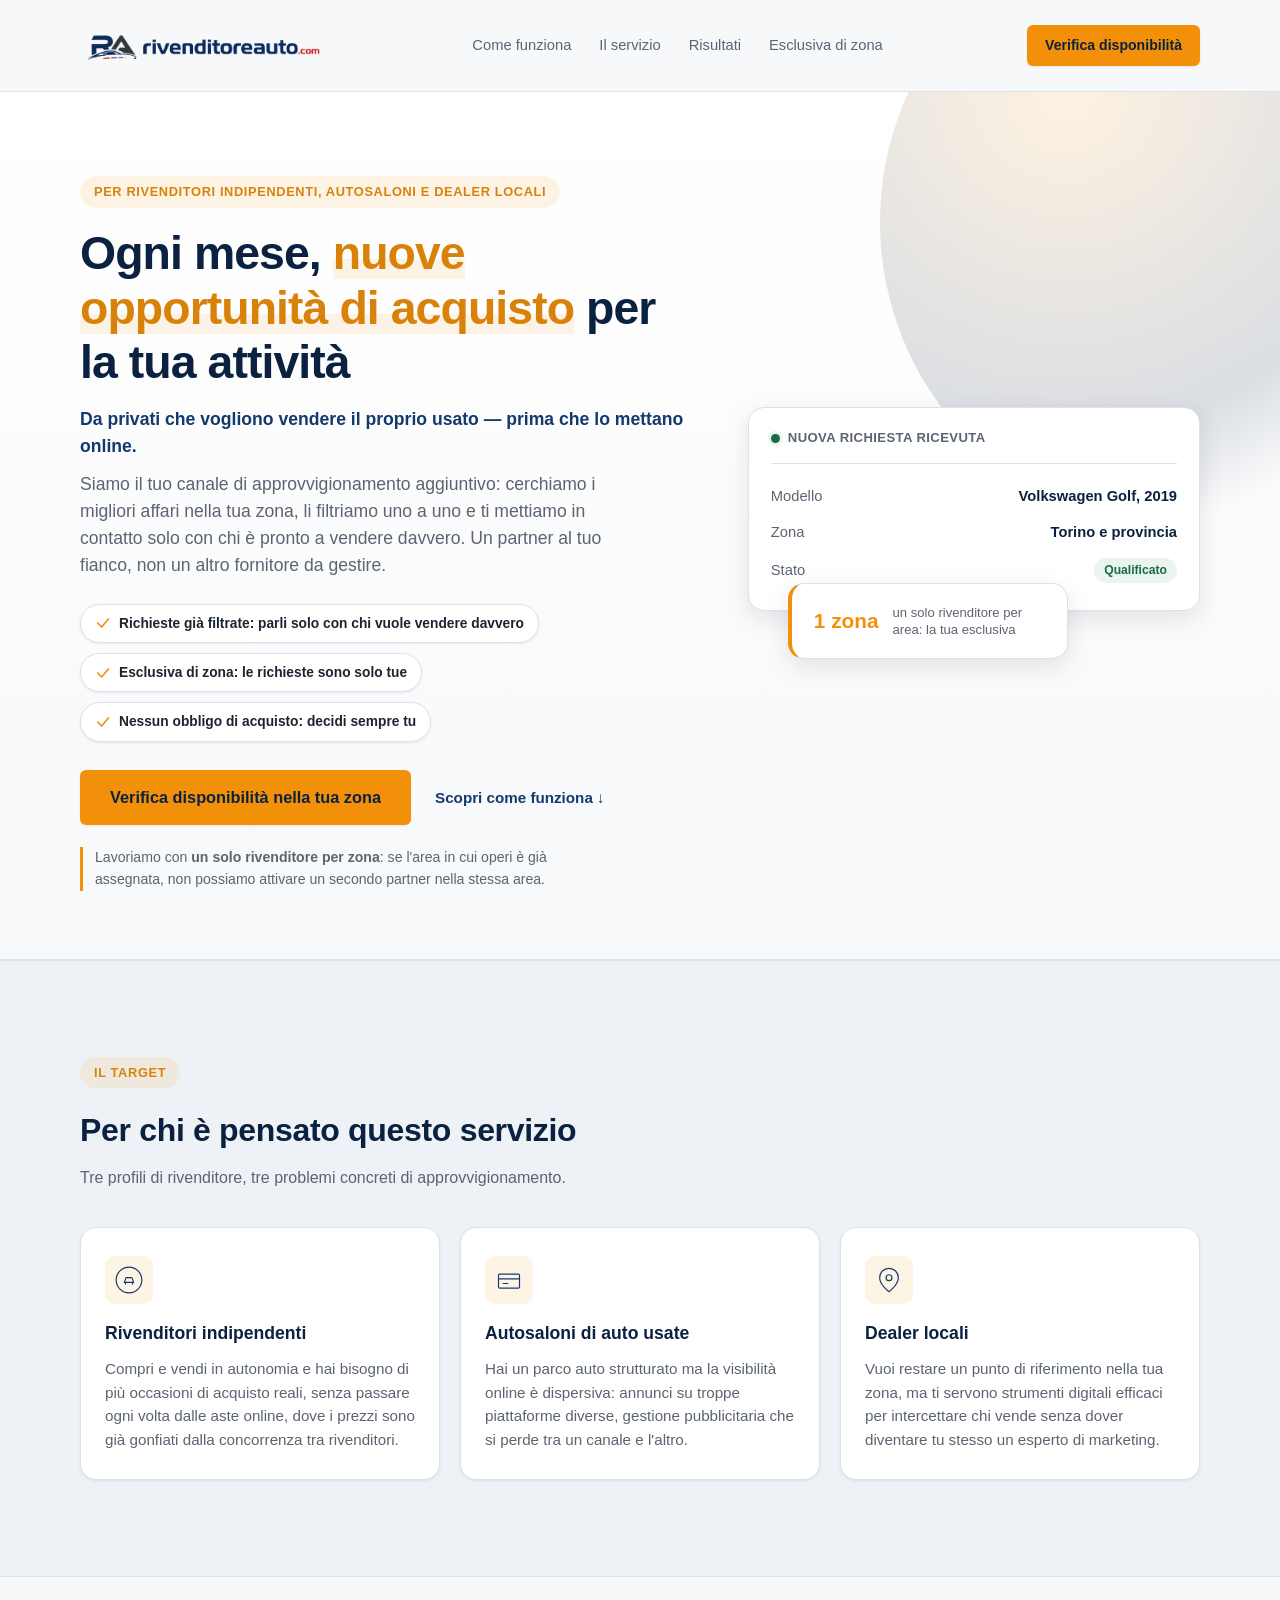
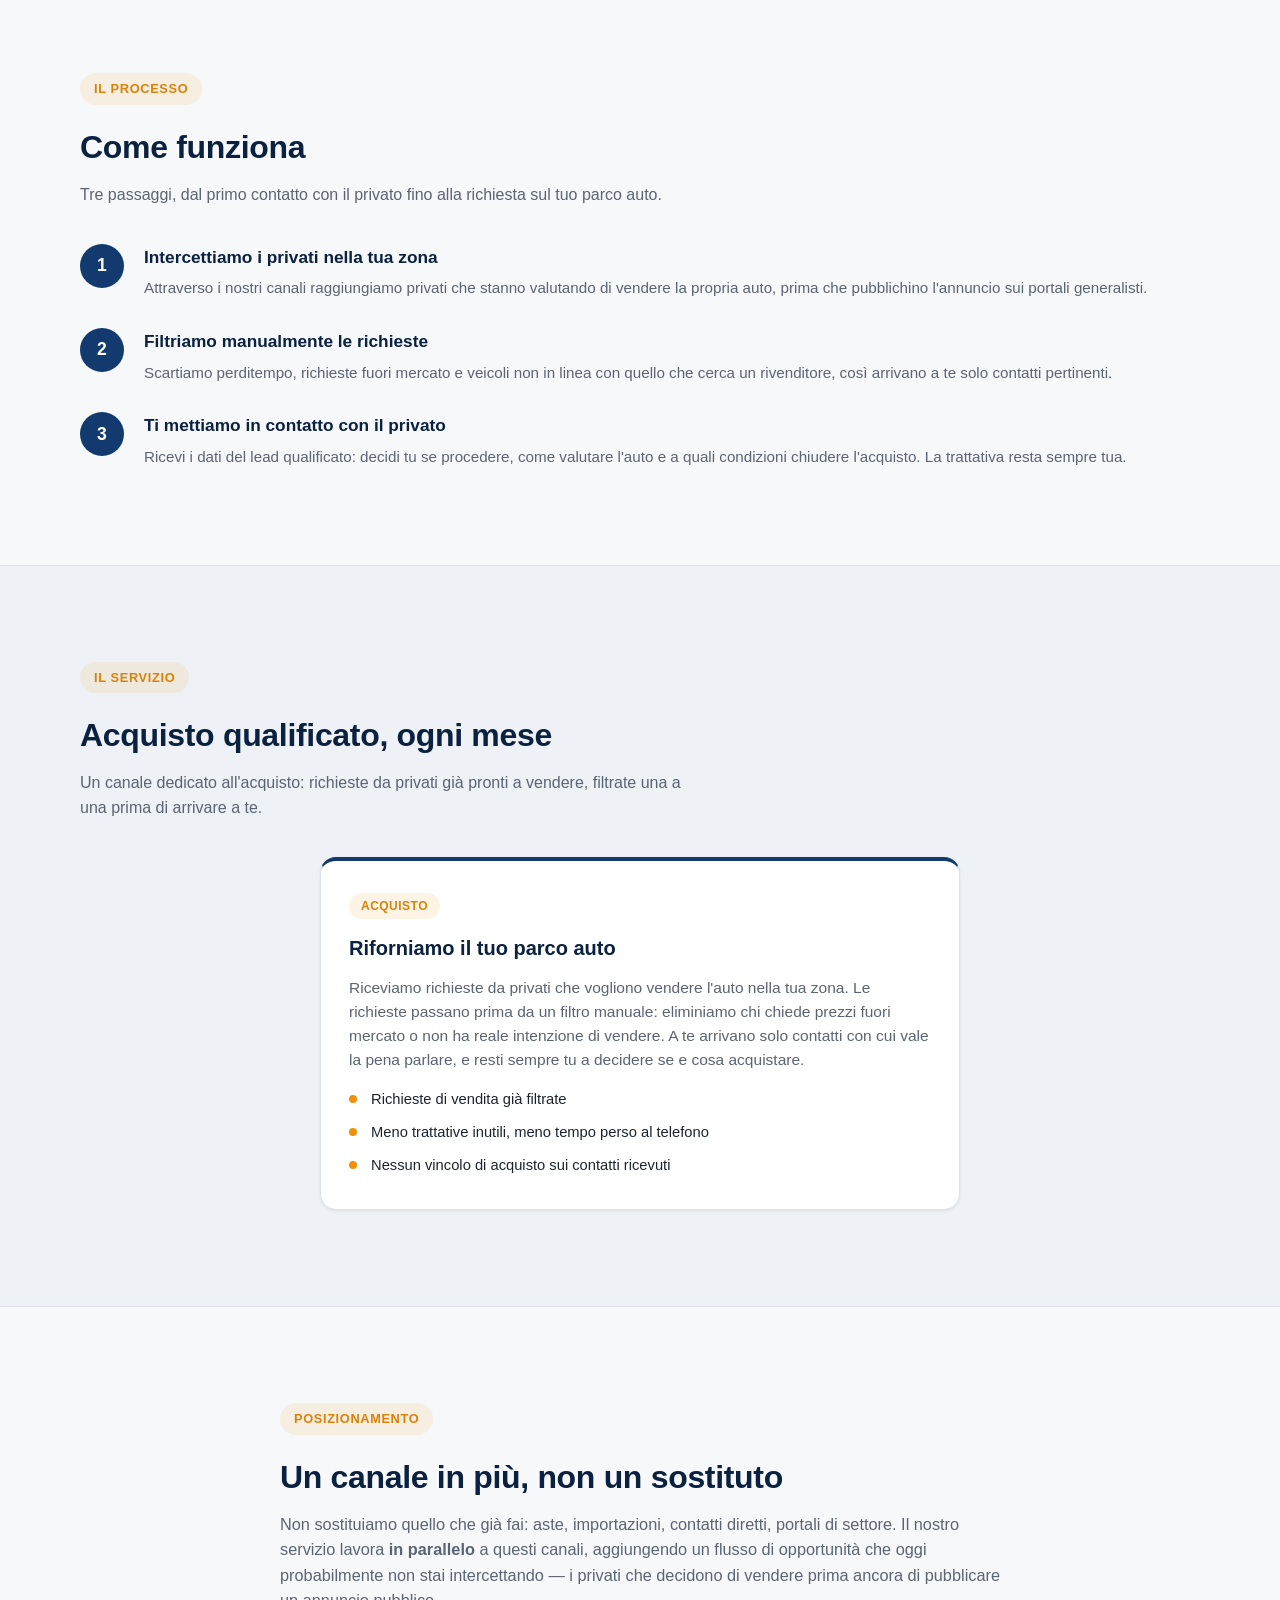
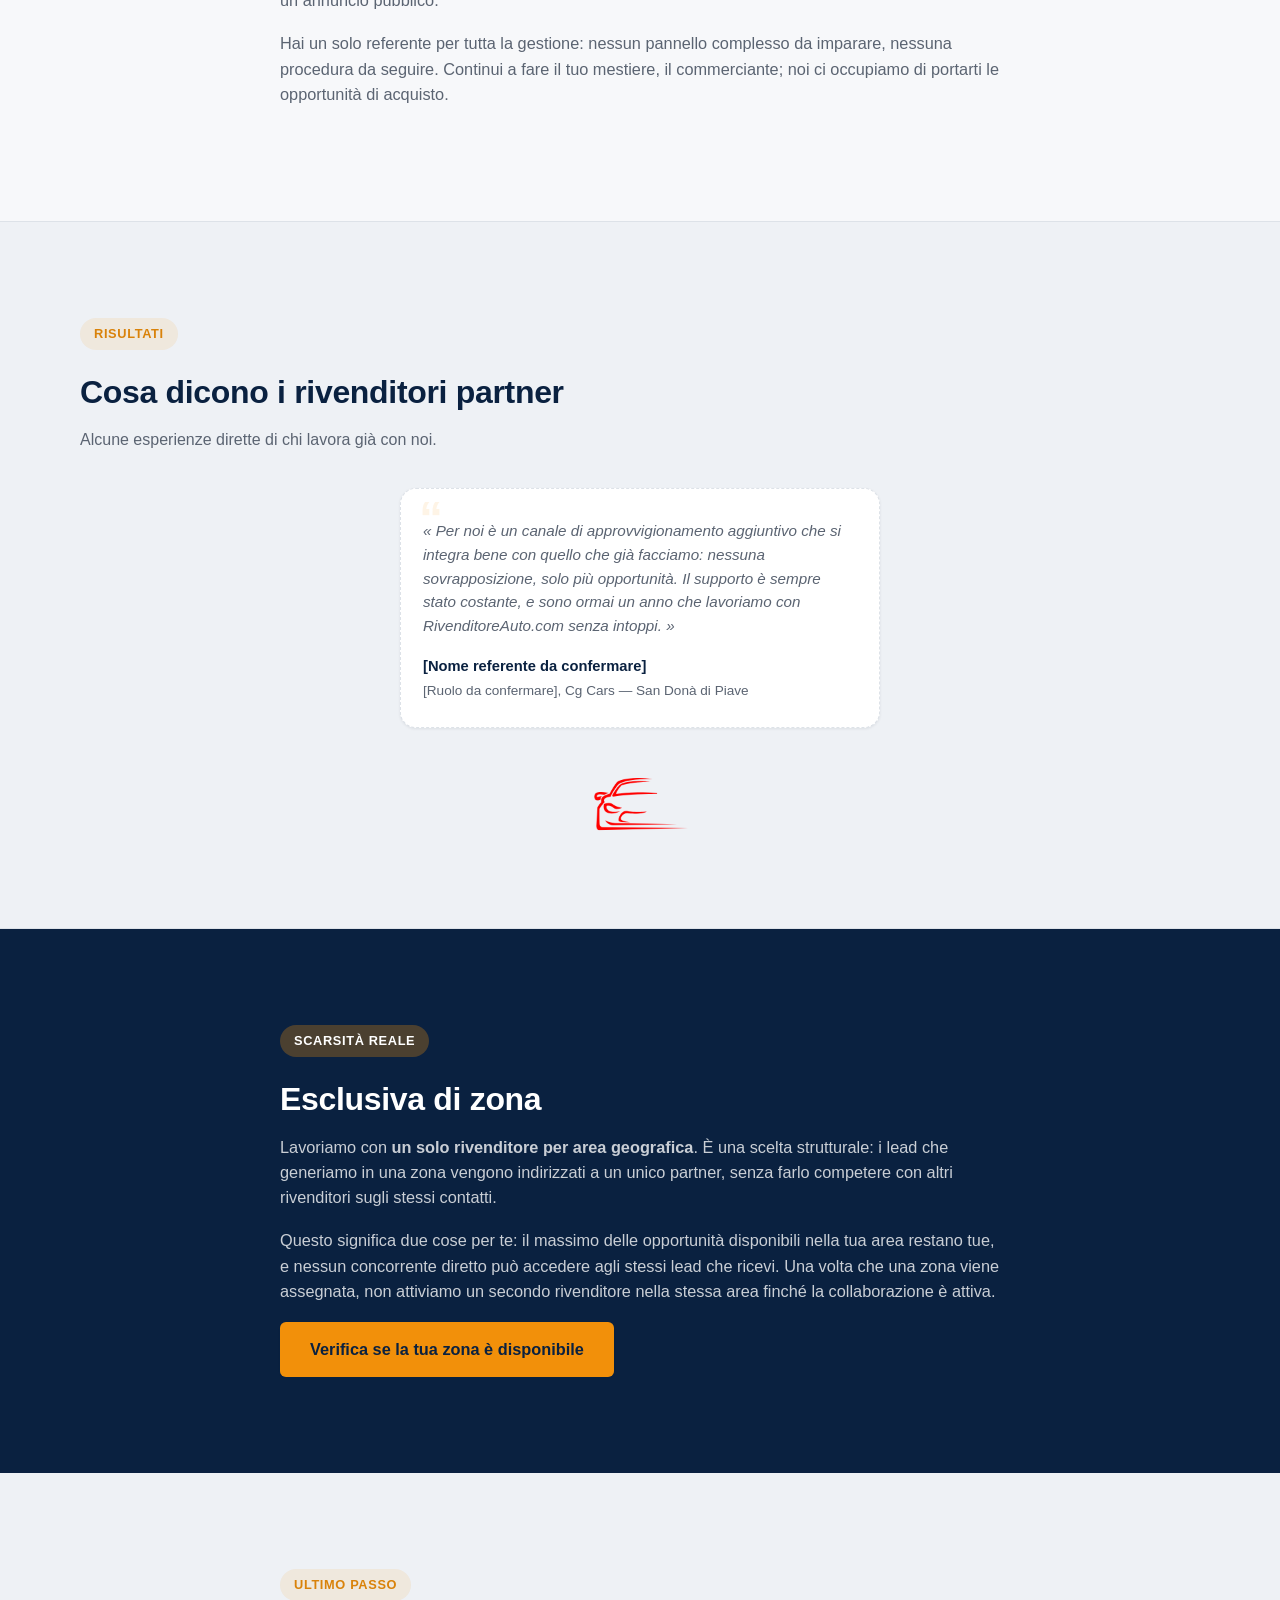
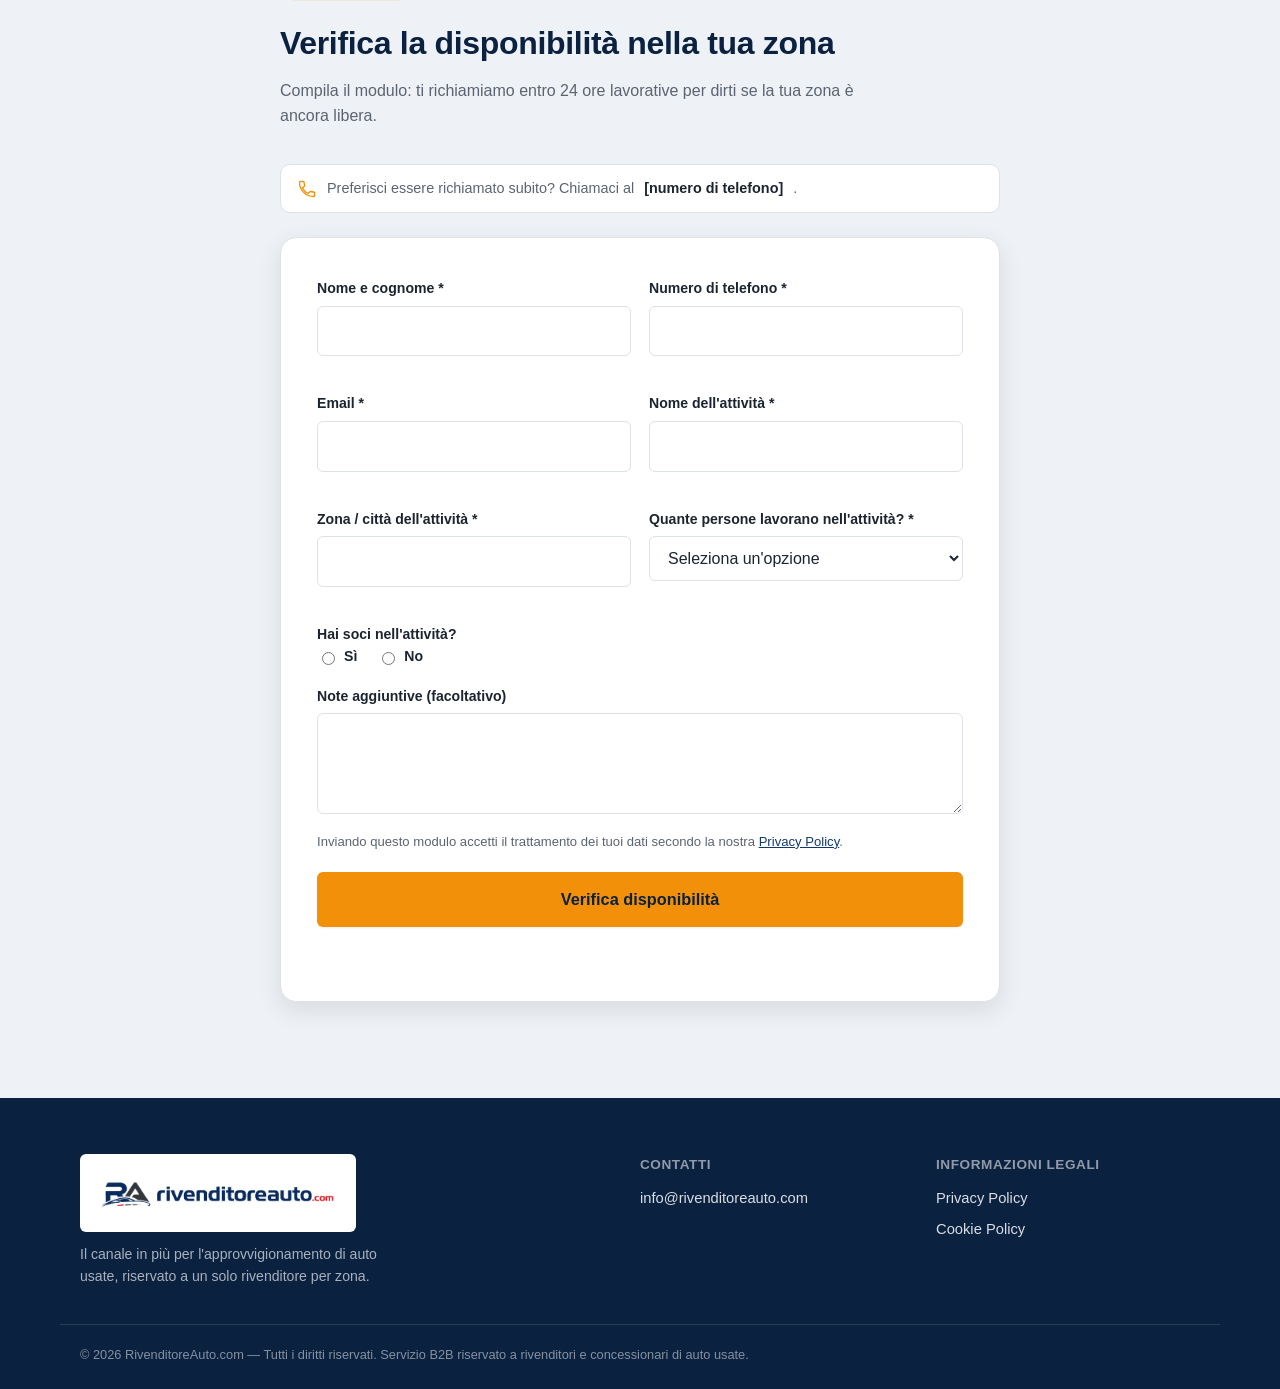
<file: index.html>
<!DOCTYPE html>
<html lang="it">
<head>
  <meta charset="UTF-8">
  <meta name="viewport" content="width=device-width, initial-scale=1.0">
  <title>RivenditoreAuto.com — Un canale in più per acquistare auto usate da privati</title>
  <meta name="description" content="RivenditoreAuto.com intercetta privati che vogliono vendere la propria auto, li filtra e li porta ai rivenditori partner in esclusiva di zona. Verifica la disponibilità nella tua area.">
  <meta name="robots" content="index, follow">

  <!-- Open Graph -->
  <meta property="og:type" content="website">
  <meta property="og:title" content="RivenditoreAuto.com — Un canale in più per acquistare auto usate">
  <meta property="og:description" content="Lead qualificati da privati che vogliono vendere l'auto, prima che arrivino sui portali generalisti. Servizio in esclusiva di zona per rivenditori e concessionari.">
  <meta property="og:locale" content="it_IT">

  <link rel="icon" href="assets/icons/favicon.svg" type="image/svg+xml">
  <link rel="stylesheet" href="css/style.css">

  <!-- ============================================================
       TRACKING PLACEHOLDER
       Inserire qui gli snippet reali di Google Tag Manager e/o
       Meta Pixel quando saranno disponibili gli ID definitivi.

       Esempio GTM (head):
       <script>(function(w,d,s,l,i){...})(window,document,'script','dataLayer','GTM-XXXXXXX');</script>

       Esempio Meta Pixel:
       <script>
         !function(f,b,e,v,n,t,s){...}(window, document,'script',
         'https://connect.facebook.net/en_US/fbevents.js');
         fbq('init', 'PIXEL_ID');
         fbq('track', 'PageView');
       </script>
  ============================================================ -->

</head>
<body>

  <!-- TRACKING PLACEHOLDER: GTM noscript va subito dopo l'apertura di <body>
  <noscript><iframe src="https://www.googletagmanager.com/ns.html?id=GTM-XXXXXXX"
  height="0" width="0" style="display:none;visibility:hidden"></iframe></noscript>
  -->

  <!-- ============ HEADER ============ -->
  <header class="site-header" id="site-header">
    <div class="container header-inner">
      <a href="#top" class="logo"><img src="assets/logo_websi.png" alt="RivenditoreAuto.com" class="logo-img"></a>
      <nav class="main-nav" aria-label="Navigazione principale">
        <a href="#come-funziona">Come funziona</a>
        <a href="#servizio">Il servizio</a>
        <a href="#testimonianze">Risultati</a>
        <a href="#zona">Esclusiva di zona</a>
      </nav>
      <a href="#form" class="btn btn-primary btn-header">Verifica disponibilità</a>
    </div>
  </header>

  <!-- CTA sticky, visibile solo su mobile/tablet, per rendere il form sempre raggiungibile -->
  <div class="mobile-sticky-cta" id="mobile-sticky-cta">
    <a href="#form" class="btn btn-primary btn-lg">Verifica disponibilità nella tua zona</a>
  </div>

  <main id="top">

    <!-- ============ HERO ============ -->
    <section class="hero">
      <div class="container hero-inner">
        <div class="hero-content">
          <p class="eyebrow fade-in">Per rivenditori indipendenti, autosaloni e dealer locali</p>
          <h1 class="fade-in">Ogni mese, <em>nuove opportunità di acquisto</em> per la tua attività</h1>
          <p class="hero-lead fade-in">Da privati che vogliono vendere il proprio usato — prima che lo mettano online.</p>
          <p class="hero-sub fade-in">
            Siamo il tuo canale di approvvigionamento aggiuntivo: cerchiamo i migliori affari nella
            tua zona, li filtriamo uno a uno e ti mettiamo in contatto solo con chi è pronto a
            vendere davvero. Un partner al tuo fianco, non un altro fornitore da gestire.
          </p>

          <div class="hero-chips fade-in">
            <span class="hero-chip">
              <svg viewBox="0 0 24 24" fill="none" xmlns="http://www.w3.org/2000/svg"><path d="M4 12l6 6L20 6" stroke="currentColor" stroke-width="2.5" stroke-linecap="round" stroke-linejoin="round"/></svg>
              Richieste già filtrate: parli solo con chi vuole vendere davvero
            </span>
            <span class="hero-chip">
              <svg viewBox="0 0 24 24" fill="none" xmlns="http://www.w3.org/2000/svg"><path d="M4 12l6 6L20 6" stroke="currentColor" stroke-width="2.5" stroke-linecap="round" stroke-linejoin="round"/></svg>
              Esclusiva di zona: le richieste sono solo tue
            </span>
            <span class="hero-chip">
              <svg viewBox="0 0 24 24" fill="none" xmlns="http://www.w3.org/2000/svg"><path d="M4 12l6 6L20 6" stroke="currentColor" stroke-width="2.5" stroke-linecap="round" stroke-linejoin="round"/></svg>
              Nessun obbligo di acquisto: decidi sempre tu
            </span>
          </div>

          <div class="hero-cta fade-in">
            <a href="#form" class="btn btn-primary btn-lg">Verifica disponibilità nella tua zona</a>
            <a href="#come-funziona" class="btn btn-text">Scopri come funziona ↓</a>
          </div>
          <p class="hero-note fade-in">
            Lavoriamo con <strong>un solo rivenditore per zona</strong>: se l'area in cui operi è già
            assegnata, non possiamo attivare un secondo partner nella stessa area.
          </p>
        </div>

        <div class="hero-visual fade-in" aria-hidden="true">
          <div class="visual-card visual-card-main">
            <div class="visual-card-header">
              <span class="visual-dot"></span>
              Nuova richiesta ricevuta
            </div>
            <div class="visual-row"><span>Modello</span><strong>Volkswagen Golf, 2019</strong></div>
            <div class="visual-row"><span>Zona</span><strong>Torino e provincia</strong></div>
            <div class="visual-row"><span>Stato</span><span class="badge-qualified">Qualificato</span></div>
          </div>
          <div class="visual-card visual-card-badge">
            <strong>1 zona</strong>
            <span>un solo rivenditore per area: la tua esclusiva</span>
          </div>
        </div>
      </div>
    </section>

    <!-- ============ PER CHI È ============ -->
    <section class="section section-alt" id="per-chi">
      <div class="container">
        <p class="section-kicker fade-in">Il target</p>
        <h2 class="section-title fade-in">Per chi è pensato questo servizio</h2>
        <p class="section-sub fade-in">Tre profili di rivenditore, tre problemi concreti di approvvigionamento.</p>

        <div class="card-grid">
          <article class="card fade-in">
            <div class="card-icon" aria-hidden="true">
              <svg viewBox="0 0 48 48" fill="none" xmlns="http://www.w3.org/2000/svg"><circle cx="24" cy="24" r="22" stroke="currentColor" stroke-width="2"/><path d="M16 28l3-8h10l3 8M16 28h16M18 28v3M30 28v3" stroke="currentColor" stroke-width="2" stroke-linecap="round" stroke-linejoin="round"/></svg>
            </div>
            <h3>Rivenditori indipendenti</h3>
            <p>Compri e vendi in autonomia e hai bisogno di più occasioni di acquisto reali, senza
            passare ogni volta dalle aste online, dove i prezzi sono già gonfiati dalla concorrenza
            tra rivenditori.</p>
          </article>

          <article class="card fade-in">
            <div class="card-icon" aria-hidden="true">
              <svg viewBox="0 0 48 48" fill="none" xmlns="http://www.w3.org/2000/svg"><rect x="6" y="14" width="36" height="24" rx="2" stroke="currentColor" stroke-width="2"/><path d="M6 22h36M14 30h8" stroke="currentColor" stroke-width="2" stroke-linecap="round"/></svg>
            </div>
            <h3>Autosaloni di auto usate</h3>
            <p>Hai un parco auto strutturato ma la visibilità online è dispersiva: annunci su troppe
            piattaforme diverse, gestione pubblicitaria che si perde tra un canale e l'altro.</p>
          </article>

          <article class="card fade-in">
            <div class="card-icon" aria-hidden="true">
              <svg viewBox="0 0 48 48" fill="none" xmlns="http://www.w3.org/2000/svg"><path d="M24 4C15 4 8 11 8 20c0 12 16 24 16 24s16-12 16-24c0-9-7-16-16-16z" stroke="currentColor" stroke-width="2" stroke-linejoin="round"/><circle cx="24" cy="20" r="5" stroke="currentColor" stroke-width="2"/></svg>
            </div>
            <h3>Dealer locali</h3>
            <p>Vuoi restare un punto di riferimento nella tua zona, ma ti servono strumenti digitali
            efficaci per intercettare chi vende senza dover diventare tu stesso un esperto di marketing.</p>
          </article>
        </div>
      </div>
    </section>

    <!-- ============ COME FUNZIONA ============ -->
    <section class="section" id="come-funziona">
      <div class="container">
        <p class="section-kicker fade-in">Il processo</p>
        <h2 class="section-title fade-in">Come funziona</h2>
        <p class="section-sub fade-in">Tre passaggi, dal primo contatto con il privato fino alla richiesta sul tuo parco auto.</p>

        <ol class="steps">
          <li class="step fade-in">
            <span class="step-number">1</span>
            <div class="step-body">
              <h3>Intercettiamo i privati nella tua zona</h3>
              <p>Attraverso i nostri canali raggiungiamo privati che stanno valutando di vendere la
              propria auto, prima che pubblichino l'annuncio sui portali generalisti.</p>
            </div>
          </li>
          <li class="step fade-in">
            <span class="step-number">2</span>
            <div class="step-body">
              <h3>Filtriamo manualmente le richieste</h3>
              <p>Scartiamo perditempo, richieste fuori mercato e veicoli non in linea con quello che
              cerca un rivenditore, così arrivano a te solo contatti pertinenti.</p>
            </div>
          </li>
          <li class="step fade-in">
            <span class="step-number">3</span>
            <div class="step-body">
              <h3>Ti mettiamo in contatto con il privato</h3>
              <p>Ricevi i dati del lead qualificato: decidi tu se procedere, come valutare l'auto e a
              quali condizioni chiudere l'acquisto. La trattativa resta sempre tua.</p>
            </div>
          </li>
        </ol>
      </div>
    </section>

    <!-- ============ IL SERVIZIO ============ -->
    <section class="section section-alt" id="servizio">
      <div class="container">
        <p class="section-kicker fade-in">Il servizio</p>
        <h2 class="section-title fade-in">Acquisto qualificato, ogni mese</h2>
        <p class="section-sub fade-in">Un canale dedicato all'acquisto: richieste da privati già pronti a vendere, filtrate una a una prima di arrivare a te.</p>

        <div class="leva-grid">
          <article class="leva fade-in">
            <span class="leva-tag">Acquisto</span>
            <h3>Riforniamo il tuo parco auto</h3>
            <p>Riceviamo richieste da privati che vogliono vendere l'auto nella tua zona. Le richieste
            passano prima da un filtro manuale: eliminiamo chi chiede prezzi fuori mercato o non ha
            reale intenzione di vendere. A te arrivano solo contatti con cui vale la pena parlare,
            e resti sempre tu a decidere se e cosa acquistare.</p>
            <ul class="leva-list">
              <li>Richieste di vendita già filtrate</li>
              <li>Meno trattative inutili, meno tempo perso al telefono</li>
              <li>Nessun vincolo di acquisto sui contatti ricevuti</li>
            </ul>
          </article>
        </div>
      </div>
    </section>

    <!-- ============ POSIZIONAMENTO: CANALE IN PIÙ ============ -->
    <section class="section" id="canale">
      <div class="container container-narrow">
        <p class="section-kicker fade-in">Posizionamento</p>
        <h2 class="section-title fade-in">Un canale in più, non un sostituto</h2>
        <p class="section-text fade-in">
          Non sostituiamo quello che già fai: aste, importazioni, contatti diretti, portali di
          settore. Il nostro servizio lavora <strong>in parallelo</strong> a questi canali, aggiungendo
          un flusso di opportunità che oggi probabilmente non stai intercettando &mdash; i privati che
          decidono di vendere prima ancora di pubblicare un annuncio pubblico.
        </p>
        <p class="section-text fade-in">
          Hai un solo referente per tutta la gestione: nessun pannello complesso da imparare, nessuna
          procedura da seguire. Continui a fare il tuo mestiere, il commerciante; noi ci occupiamo
          di portarti le opportunità di acquisto.
        </p>
      </div>
    </section>

    <!-- ============ TESTIMONIANZE ============ -->
    <section class="section section-alt" id="testimonianze">
      <div class="container">
        <p class="section-kicker fade-in">Risultati</p>
        <h2 class="section-title fade-in">Cosa dicono i rivenditori partner</h2>
        <p class="section-sub fade-in">Alcune esperienze dirette di chi lavora già con noi.</p>

        <div class="testimonial-grid testimonial-grid-single">
          <!-- ============================================================
               BOZZA — NON ANCORA APPROVATA DAL CLIENTE
               Testo scritto sulla base delle indicazioni ricevute a voce.
               Prima di considerarla definitiva: farla rileggere e
               approvare da Cg Cars, inserire il nome reale del referente
               e il ruolo esatto, e sostituire il logo con quello reale
               dell'attività (vedi logo-strip più sotto).
          ============================================================ -->
          <article class="testimonial fade-in">
            <p class="testimonial-quote">&laquo; Per noi è un canale di approvvigionamento aggiuntivo che si integra bene con quello che già facciamo: nessuna sovrapposizione, solo più opportunità. Il supporto è sempre stato costante, e sono ormai un anno che lavoriamo con RivenditoreAuto.com senza intoppi. &raquo;</p>
            <footer class="testimonial-author">
              <span class="author-name">[Nome referente da confermare]</span>
              <span class="author-role">[Ruolo da confermare], Cg Cars &mdash; San Donà di Piave</span>
            </footer>
          </article>

          <!--
          TESTIMONIANZE AGGIUNTIVE DA INSERIRE quando disponibili:

          <article class="testimonial fade-in">
            <p class="testimonial-quote">&laquo; [Testimonianza da inserire: descrizione dell'esperienza con il servizio, in linguaggio diretto del titolare] &raquo;</p>
            <footer class="testimonial-author">
              <span class="author-name">[Nome Cognome]</span>
              <span class="author-role">[Ruolo], [Nome attività] &mdash; [Città]</span>
            </footer>
          </article>
          -->
        </div>

        <div class="logo-strip fade-in" aria-label="Case study">
          <img src="assets/logo_cg-cars.png" alt="Cg Cars" class="partner-logo">
        </div>
      </div>
    </section>

    <!-- ============ ESCLUSIVA DI ZONA ============ -->
    <section class="section zona-section" id="zona">
      <div class="container container-narrow">
        <p class="section-kicker fade-in">Scarsità reale</p>
        <h2 class="section-title fade-in">Esclusiva di zona</h2>
        <p class="section-text fade-in">
          Lavoriamo con <strong>un solo rivenditore per area geografica</strong>. È una scelta
          strutturale: i lead che generiamo in una zona vengono indirizzati a un unico partner,
          senza farlo competere con altri rivenditori sugli stessi contatti.
        </p>
        <p class="section-text fade-in">
          Questo significa due cose per te: il massimo delle opportunità disponibili nella tua area
          restano tue, e nessun concorrente diretto può accedere agli stessi lead che ricevi. Una
          volta che una zona viene assegnata, non attiviamo un secondo rivenditore nella stessa area
          finché la collaborazione è attiva.
        </p>
        <a href="#form" class="btn btn-primary btn-lg fade-in">Verifica se la tua zona è disponibile</a>
      </div>
    </section>

    <!-- ============ FORM ============ -->
    <section class="section section-form" id="form">
      <div class="container container-narrow">
        <p class="section-kicker fade-in">Ultimo passo</p>
        <h2 class="section-title fade-in">Verifica la disponibilità nella tua zona</h2>
        <p class="section-sub fade-in">
          Compila il modulo: ti richiamiamo entro 24 ore lavorative per dirti se la tua zona è
          ancora libera.
        </p>

        <!-- Numero di telefono reale da inserire non appena disponibile -->
        <p class="form-call-note fade-in">
          <svg viewBox="0 0 24 24" fill="none" xmlns="http://www.w3.org/2000/svg" aria-hidden="true"><path d="M6.6 10.8c1.4 2.8 3.8 5.2 6.6 6.6l2.2-2.2c.3-.3.7-.4 1-.2 1.1.4 2.3.6 3.6.6.6 0 1 .4 1 1V20c0 .6-.4 1-1 1-9.4 0-17-7.6-17-17 0-.6.4-1 1-1h3.5c.6 0 1 .4 1 1 0 1.2.2 2.4.6 3.6.1.4 0 .8-.2 1L6.6 10.8z" stroke="currentColor" stroke-width="1.6" stroke-linejoin="round"/></svg>
          Preferisci essere richiamato subito? Chiamaci al <strong>[numero di telefono]</strong>.
        </p>

        <form id="lead-form" class="lead-form fade-in" novalidate>
          <div class="form-row">
            <div class="form-field">
              <label for="fullname">Nome e cognome *</label>
              <input type="text" id="fullname" name="fullname" autocomplete="name" required>
              <span class="field-error" id="error-fullname"></span>
            </div>
            <div class="form-field">
              <label for="phone">Numero di telefono *</label>
              <input type="tel" id="phone" name="phone" autocomplete="tel" required>
              <span class="field-error" id="error-phone"></span>
            </div>
          </div>

          <div class="form-row">
            <div class="form-field">
              <label for="email">Email *</label>
              <input type="email" id="email" name="email" autocomplete="email" required>
              <span class="field-error" id="error-email"></span>
            </div>
            <div class="form-field">
              <label for="company">Nome dell'attività *</label>
              <input type="text" id="company" name="company" autocomplete="organization" required>
              <span class="field-error" id="error-company"></span>
            </div>
          </div>

          <div class="form-row">
            <div class="form-field">
              <label for="zone">Zona / città dell'attività *</label>
              <input type="text" id="zone" name="zone" required>
              <span class="field-error" id="error-zone"></span>
            </div>
            <div class="form-field">
              <label for="employees">Quante persone lavorano nell'attività? *</label>
              <select id="employees" name="employees" required>
                <option value="" disabled selected>Seleziona un'opzione</option>
                <option value="1">Solo io</option>
                <option value="2-5">2 - 5</option>
                <option value="6-15">6 - 15</option>
                <option value="15+">Più di 15</option>
              </select>
              <span class="field-error" id="error-employees"></span>
            </div>
          </div>

          <fieldset class="form-field form-field-radio">
            <legend>Hai soci nell'attività?</legend>
            <div class="radio-group">
              <label class="radio-label"><input type="radio" name="partners" value="si"> Sì</label>
              <label class="radio-label"><input type="radio" name="partners" value="no"> No</label>
            </div>
          </fieldset>

          <div class="form-field">
            <label for="notes">Note aggiuntive (facoltativo)</label>
            <textarea id="notes" name="notes" rows="3"></textarea>
          </div>

          <p class="form-privacy">
            Inviando questo modulo accetti il trattamento dei tuoi dati secondo la nostra
            <a href="privacy.html">Privacy Policy</a>.
          </p>

          <button type="submit" class="btn btn-primary btn-lg btn-submit">
            <span class="btn-label">Verifica disponibilità</span>
          </button>

          <p class="form-status" id="form-status" role="status" aria-live="polite"></p>
        </form>

        <!-- ============================================================
             INTEGRAZIONE INVIO FORM — PLACEHOLDER
             L'invio è attualmente gestito lato client in js/main.js con
             sola simulazione (nessun dato viene trasmesso a un server).
             Da collegare a un endpoint reale, es. Formspree, un backend
             proprietario o un servizio di email transazionale, non
             appena sarà definita l'integrazione definitiva.
        ============================================================ -->
      </div>
    </section>

  </main>

  <!-- ============ FOOTER ============ -->
  <footer class="site-footer">
    <div class="container footer-inner">
      <div class="footer-brand">
        <span class="footer-logo-chip"><img src="assets/logo_websi.png" alt="RivenditoreAuto.com" class="logo-img"></span>
        <p>Il canale in più per l'approvvigionamento di auto usate, riservato a un solo rivenditore per zona.</p>
      </div>
      <div class="footer-contacts">
        <h3>Contatti</h3>
        <p><a href="mailto:info@rivenditoreauto.com">info@rivenditoreauto.com</a></p>
        <!-- Numero di telefono da inserire quando disponibile -->
      </div>
      <div class="footer-links">
        <h3>Informazioni legali</h3>
        <p><a href="privacy.html">Privacy Policy</a></p>
        <p><a href="cookie.html">Cookie Policy</a></p>
      </div>
    </div>
    <div class="container footer-bottom">
      <p>&copy; <span id="year"></span> RivenditoreAuto.com &mdash; Tutti i diritti riservati. Servizio B2B riservato a rivenditori e concessionari di auto usate.</p>
    </div>
  </footer>

  <script src="js/main.js"></script>
</body>
</html>
</file>
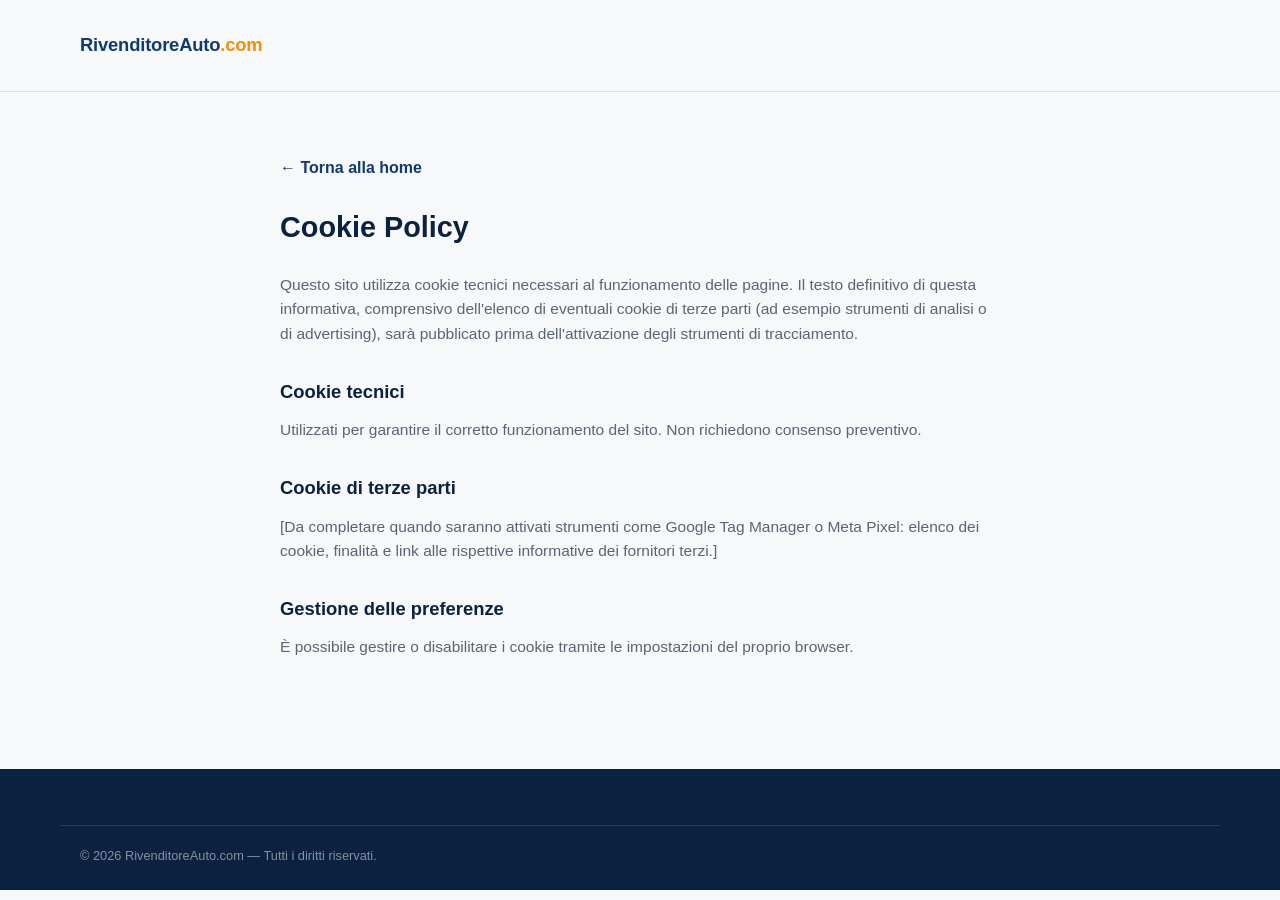
<file: cookie.html>
<!DOCTYPE html>
<html lang="it">
<head>
  <meta charset="UTF-8">
  <meta name="viewport" content="width=device-width, initial-scale=1.0">
  <title>Cookie Policy — RivenditoreAuto.com</title>
  <meta name="description" content="Informativa sui cookie utilizzati dal sito RivenditoreAuto.com.">
  <meta name="robots" content="noindex, follow">
  <link rel="icon" href="assets/icons/favicon.svg" type="image/svg+xml">
  <link rel="stylesheet" href="css/style.css">
</head>
<body>
  <header class="site-header">
    <div class="container header-inner">
      <a href="index.html" class="logo">RivenditoreAuto<span class="logo-dot">.com</span></a>
    </div>
  </header>

  <main class="legal-main">
    <a href="index.html" class="back-link">&larr; Torna alla home</a>
    <h1>Cookie Policy</h1>

    <!-- ============================================================
         CONTENUTO PLACEHOLDER
         Testo da sostituire con un'informativa cookie completa,
         aggiornata in base ai cookie/tracker effettivamente attivati
         (es. Google Tag Manager, Meta Pixel) prima della messa online
         in produzione. Valutare l'integrazione di un cookie banner
         conforme alle linee guida del Garante Privacy.
    ============================================================ -->

    <p>
      Questo sito utilizza cookie tecnici necessari al funzionamento delle
      pagine. Il testo definitivo di questa informativa, comprensivo
      dell'elenco di eventuali cookie di terze parti (ad esempio strumenti di
      analisi o di advertising), sarà pubblicato prima dell'attivazione degli
      strumenti di tracciamento.
    </p>

    <h2>Cookie tecnici</h2>
    <p>Utilizzati per garantire il corretto funzionamento del sito. Non richiedono consenso preventivo.</p>

    <h2>Cookie di terze parti</h2>
    <p>
      [Da completare quando saranno attivati strumenti come Google Tag Manager
      o Meta Pixel: elenco dei cookie, finalità e link alle rispettive
      informative dei fornitori terzi.]
    </p>

    <h2>Gestione delle preferenze</h2>
    <p>
      È possibile gestire o disabilitare i cookie tramite le impostazioni del
      proprio browser.
    </p>
  </main>

  <footer class="site-footer">
    <div class="container footer-bottom">
      <p>&copy; <span id="year"></span> RivenditoreAuto.com &mdash; Tutti i diritti riservati.</p>
    </div>
  </footer>

  <script src="js/main.js"></script>
</body>
</html>
</file>
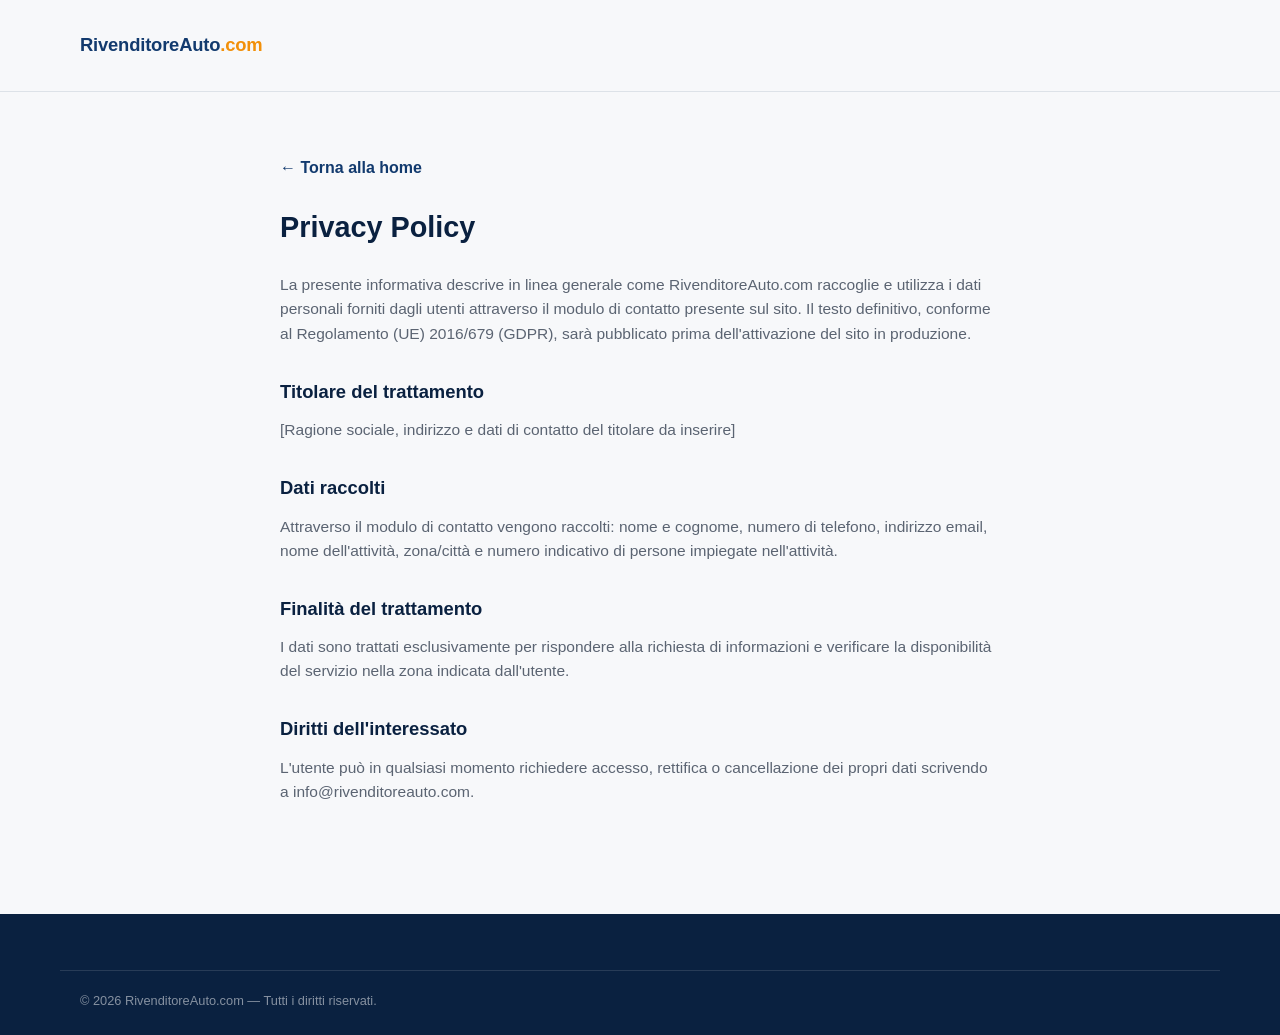
<file: privacy.html>
<!DOCTYPE html>
<html lang="it">
<head>
  <meta charset="UTF-8">
  <meta name="viewport" content="width=device-width, initial-scale=1.0">
  <title>Privacy Policy — RivenditoreAuto.com</title>
  <meta name="description" content="Informativa sulla privacy di RivenditoreAuto.com relativa al trattamento dei dati raccolti tramite il modulo di contatto.">
  <meta name="robots" content="noindex, follow">
  <link rel="icon" href="assets/icons/favicon.svg" type="image/svg+xml">
  <link rel="stylesheet" href="css/style.css">
</head>
<body>
  <header class="site-header">
    <div class="container header-inner">
      <a href="index.html" class="logo">RivenditoreAuto<span class="logo-dot">.com</span></a>
    </div>
  </header>

  <main class="legal-main">
    <a href="index.html" class="back-link">&larr; Torna alla home</a>
    <h1>Privacy Policy</h1>

    <!-- ============================================================
         CONTENUTO PLACEHOLDER
         Testo da sostituire con un'informativa privacy completa e
         conforme al GDPR, redatta con il supporto di un consulente
         legale/DPO, prima della messa online in produzione.
    ============================================================ -->

    <p>
      La presente informativa descrive in linea generale come RivenditoreAuto.com
      raccoglie e utilizza i dati personali forniti dagli utenti attraverso il
      modulo di contatto presente sul sito. Il testo definitivo, conforme al
      Regolamento (UE) 2016/679 (GDPR), sarà pubblicato prima dell'attivazione
      del sito in produzione.
    </p>

    <h2>Titolare del trattamento</h2>
    <p>[Ragione sociale, indirizzo e dati di contatto del titolare da inserire]</p>

    <h2>Dati raccolti</h2>
    <p>
      Attraverso il modulo di contatto vengono raccolti: nome e cognome, numero
      di telefono, indirizzo email, nome dell'attività, zona/città e numero
      indicativo di persone impiegate nell'attività.
    </p>

    <h2>Finalità del trattamento</h2>
    <p>
      I dati sono trattati esclusivamente per rispondere alla richiesta di
      informazioni e verificare la disponibilità del servizio nella zona
      indicata dall'utente.
    </p>

    <h2>Diritti dell'interessato</h2>
    <p>
      L'utente può in qualsiasi momento richiedere accesso, rettifica o
      cancellazione dei propri dati scrivendo a
      <a href="mailto:info@rivenditoreauto.com">info@rivenditoreauto.com</a>.
    </p>
  </main>

  <footer class="site-footer">
    <div class="container footer-bottom">
      <p>&copy; <span id="year"></span> RivenditoreAuto.com &mdash; Tutti i diritti riservati.</p>
    </div>
  </footer>

  <script src="js/main.js"></script>
</body>
</html>
</file>
<file: css/style.css>
/* ==========================================================================
   RivenditoreAuto.com — stylesheet
   Palette sobria settore automotive, mobile-first, no framework.
   ========================================================================== */

:root {
  --color-bg: #f7f8fa;
  --color-bg-alt: #eef1f5;
  --color-surface: #ffffff;
  --color-text: #1b2430;
  --color-text-muted: #5b6472;
  --color-border: #dde2e8;

  --color-primary: #123a6e;
  --color-primary-dark: #0a2140;
  --color-accent: #f2900a;
  --color-accent-dark: #d9820a;
  --color-accent-tint: rgba(242, 144, 10, 0.10);
  --color-on-accent: #0a2140;

  --color-success-bg: #e9f5ee;
  --color-success-text: #1c6b45;
  --color-error: #b3382c;

  --font-base: -apple-system, BlinkMacSystemFont, "Segoe UI", Roboto, Helvetica, Arial, sans-serif;

  --radius-sm: 6px;
  --radius-md: 10px;
  --radius-lg: 16px;

  --shadow-sm: 0 1px 3px rgba(15, 23, 42, 0.08);
  --shadow-md: 0 8px 24px rgba(15, 23, 42, 0.10);

  --max-width: 1160px;
  --header-height: 76px;
}

/* ---------- Reset minimo ---------- */
*, *::before, *::after { box-sizing: border-box; }
html { scroll-behavior: smooth; }
body {
  margin: 0;
  font-family: var(--font-base);
  color: var(--color-text);
  background: var(--color-bg);
  line-height: 1.55;
  -webkit-font-smoothing: antialiased;
}
img { max-width: 100%; display: block; }
a { color: inherit; text-decoration: none; }
ul, ol { margin: 0; padding: 0; list-style: none; }
h1, h2, h3, p { margin: 0; }
button { font: inherit; cursor: pointer; }
input, select, textarea { font: inherit; }

/* Rispetta le preferenze utente per il movimento ridotto */
@media (prefers-reduced-motion: reduce) {
  html { scroll-behavior: auto; }
  .fade-in { transition: none !important; opacity: 1 !important; transform: none !important; }
}

.container {
  max-width: var(--max-width);
  margin: 0 auto;
  padding: 0 20px;
}
.container-narrow {
  max-width: 760px;
}

/* ---------- Fade-in on scroll ---------- */
.fade-in {
  opacity: 0;
  transform: translateY(16px);
  transition: opacity 0.6s ease, transform 0.6s ease;
}
.fade-in.is-visible {
  opacity: 1;
  transform: translateY(0);
}

/* ---------- Buttons ---------- */
.btn {
  display: inline-flex;
  align-items: center;
  justify-content: center;
  gap: 8px;
  padding: 12px 22px;
  border-radius: var(--radius-sm);
  font-weight: 600;
  font-size: 0.95rem;
  border: none;
  transition: background-color 0.2s ease, transform 0.15s ease, box-shadow 0.2s ease;
  white-space: nowrap;
}
.btn-primary {
  background: var(--color-accent);
  color: var(--color-on-accent);
  box-shadow: 0 1px 2px rgba(10, 33, 64, 0.08);
}
.btn-primary:hover {
  background: var(--color-accent-dark);
  transform: translateY(-1px);
  box-shadow: var(--shadow-md);
}
.btn-primary:active { transform: translateY(0); }
.btn:focus-visible {
  outline: 2px solid var(--color-primary);
  outline-offset: 2px;
}
.btn-lg { padding: 15px 30px; font-size: 1.02rem; }
.btn-header { padding: 10px 18px; font-size: 0.88rem; }
.btn-text {
  background: none;
  color: var(--color-primary);
  padding: 12px 4px;
  font-weight: 600;
}
.btn-text:hover { color: var(--color-accent-dark); }
.btn-submit { width: 100%; }
.btn-submit[disabled] { opacity: 0.65; cursor: not-allowed; }

/* ---------- Header ---------- */
.site-header {
  position: sticky;
  top: 0;
  z-index: 100;
  height: var(--header-height);
  background: rgba(247, 248, 250, 0.92);
  backdrop-filter: blur(8px);
  border-bottom: 1px solid var(--color-border);
}
.header-inner {
  height: 100%;
  display: flex;
  align-items: center;
  justify-content: space-between;
  gap: 16px;
}
.logo {
  font-size: 1.15rem;
  font-weight: 800;
  color: var(--color-primary);
  letter-spacing: -0.01em;
}
.logo-dot { color: var(--color-accent); }
.logo-img {
  height: 46px;
  width: auto;
  display: block;
}
@media (min-width: 640px) {
  :root { --header-height: 92px; }
  .logo-img { height: 62px; }
}
.main-nav {
  display: none;
  gap: 28px;
}
.main-nav a {
  font-size: 0.92rem;
  font-weight: 500;
  color: var(--color-text-muted);
  transition: color 0.2s ease;
}
.main-nav a:hover { color: var(--color-primary); }

@media (min-width: 900px) {
  .main-nav { display: flex; }
}

/* ---------- CTA sticky mobile ---------- */
.mobile-sticky-cta {
  display: none;
}
@media (max-width: 899px) {
  .mobile-sticky-cta {
    display: block;
    position: fixed;
    left: 0;
    right: 0;
    bottom: 0;
    z-index: 90;
    padding: 12px 16px calc(12px + env(safe-area-inset-bottom));
    background: var(--color-surface);
    border-top: 1px solid var(--color-border);
    box-shadow: 0 -6px 20px rgba(15, 23, 42, 0.10);
    transition: transform 0.3s ease;
  }
  .mobile-sticky-cta.is-hidden {
    transform: translateY(110%);
  }
  .mobile-sticky-cta .btn {
    display: flex;
    width: 100%;
  }
  body { padding-bottom: 78px; }
}

/* ---------- Hero ---------- */
.hero {
  position: relative;
  overflow: hidden;
  padding: 56px 0 48px;
  background: linear-gradient(180deg, #ffffff 0%, var(--color-bg) 100%);
  border-bottom: 1px solid var(--color-border);
}
.hero::before {
  content: "";
  position: absolute;
  top: -180px;
  right: -220px;
  width: 620px;
  height: 620px;
  border-radius: 50%;
  background: radial-gradient(circle at 30% 30%, rgba(242, 144, 10, 0.12), rgba(10, 33, 64, 0.14) 55%, transparent 72%);
  z-index: 0;
  pointer-events: none;
}
.hero-inner {
  position: relative;
  z-index: 1;
  display: grid;
  grid-template-columns: 1fr;
  gap: 40px;
  align-items: center;
}
.hero-content { max-width: 640px; }
.eyebrow,
.section-kicker {
  display: inline-block;
  font-size: 0.8rem;
  font-weight: 700;
  letter-spacing: 0.05em;
  text-transform: uppercase;
  color: var(--color-accent-dark);
  background: var(--color-accent-tint);
  padding: 6px 14px;
  border-radius: 999px;
  margin-bottom: 18px;
}
.hero h1 {
  font-size: 2rem;
  line-height: 1.18;
  font-weight: 800;
  color: var(--color-primary-dark);
  letter-spacing: -0.02em;
  margin-bottom: 16px;
}
.hero h1 em {
  font-style: normal;
  background: linear-gradient(180deg, transparent 62%, var(--color-accent-tint) 62%);
  color: var(--color-accent-dark);
}
.hero-lead {
  font-size: 1.1rem;
  font-weight: 700;
  color: var(--color-primary);
  margin-bottom: 10px;
}
.hero-sub {
  font-size: 1.02rem;
  color: var(--color-text-muted);
  max-width: 560px;
  margin-bottom: 24px;
}
.hero-chips {
  display: flex;
  flex-direction: column;
  gap: 10px;
  margin-bottom: 28px;
}
@media (min-width: 480px) {
  .hero-chips { flex-direction: row; flex-wrap: wrap; }
}
.hero-chip {
  display: flex;
  align-items: center;
  gap: 8px;
  font-size: 0.86rem;
  font-weight: 600;
  color: var(--color-text);
  background: var(--color-surface);
  border: 1px solid var(--color-border);
  padding: 8px 14px;
  border-radius: 999px;
  box-shadow: var(--shadow-sm);
}
.hero-chip svg {
  width: 16px;
  height: 16px;
  flex-shrink: 0;
  color: var(--color-accent);
}
.hero-cta {
  display: flex;
  flex-wrap: wrap;
  align-items: center;
  gap: 8px 20px;
  margin-bottom: 22px;
}
.hero-note {
  font-size: 0.88rem;
  color: var(--color-text-muted);
  border-left: 3px solid var(--color-accent);
  padding-left: 12px;
  max-width: 520px;
}

/* ---------- Hero visual mockup ---------- */
.hero-visual {
  position: relative;
  min-height: 220px;
}
.visual-card {
  background: var(--color-surface);
  border: 1px solid var(--color-border);
  border-radius: var(--radius-lg);
  box-shadow: var(--shadow-md);
  padding: 20px 22px;
}
.visual-card-main { max-width: 340px; }
.visual-card-header {
  display: flex;
  align-items: center;
  gap: 8px;
  font-size: 0.82rem;
  font-weight: 700;
  color: var(--color-text-muted);
  text-transform: uppercase;
  letter-spacing: 0.03em;
  margin-bottom: 14px;
  padding-bottom: 14px;
  border-bottom: 1px solid var(--color-border);
}
.visual-dot {
  width: 9px;
  height: 9px;
  border-radius: 50%;
  background: var(--color-success-text);
  flex-shrink: 0;
  box-shadow: 0 0 0 3px var(--color-success-bg);
}
.visual-row {
  display: flex;
  align-items: center;
  justify-content: space-between;
  gap: 12px;
  font-size: 0.92rem;
  padding: 7px 0;
}
.visual-row span:first-child { color: var(--color-text-muted); }
.visual-row strong { color: var(--color-primary-dark); font-weight: 700; text-align: right; }
.badge-qualified {
  display: inline-block;
  font-size: 0.76rem;
  font-weight: 700;
  color: var(--color-success-text);
  background: var(--color-success-bg);
  padding: 3px 10px;
  border-radius: 999px;
}
.visual-card-badge {
  margin-top: -28px;
  margin-left: 40px;
  max-width: 260px;
  display: flex;
  align-items: center;
  gap: 14px;
  border-left: 4px solid var(--color-accent);
}
.visual-card-badge strong {
  font-size: 1.3rem;
  font-weight: 800;
  color: var(--color-accent);
  line-height: 1;
  white-space: nowrap;
}
.visual-card-badge span {
  font-size: 0.82rem;
  color: var(--color-text-muted);
  line-height: 1.3;
}

@media (min-width: 640px) {
  .hero { padding: 84px 0 68px; }
  .hero h1 { font-size: 2.6rem; }
  .hero-sub { font-size: 1.1rem; }
}

@media (min-width: 960px) {
  .hero-inner { grid-template-columns: 1.15fr 0.85fr; gap: 56px; }
  .hero h1 { font-size: 2.9rem; }
  .visual-card-main { max-width: 100%; }
  .visual-card-badge { max-width: 280px; }
}

/* ---------- Sections ---------- */
.section { padding: 64px 0; }
.section-alt {
  background: var(--color-bg-alt);
  border-top: 1px solid var(--color-border);
  border-bottom: 1px solid var(--color-border);
}
.section-title {
  font-size: 1.6rem;
  font-weight: 800;
  color: var(--color-primary-dark);
  letter-spacing: -0.01em;
  margin-bottom: 10px;
}
.section-sub {
  font-size: 1rem;
  color: var(--color-text-muted);
  max-width: 620px;
  margin-bottom: 36px;
}
.section-text {
  font-size: 1.02rem;
  color: var(--color-text-muted);
  margin-bottom: 18px;
}

@media (min-width: 640px) {
  .section { padding: 96px 0; }
  .section-title { font-size: 2rem; }
}

/* ---------- Card grid (per chi è) ---------- */
.card-grid {
  display: grid;
  gap: 20px;
  grid-template-columns: 1fr;
}
@media (min-width: 760px) {
  .card-grid { grid-template-columns: repeat(3, 1fr); }
}
.card {
  background: var(--color-surface);
  border: 1px solid var(--color-border);
  border-radius: var(--radius-lg);
  padding: 28px 24px;
  box-shadow: var(--shadow-sm);
  transition: transform 0.2s ease, box-shadow 0.2s ease, border-color 0.2s ease;
}
.card:hover {
  transform: translateY(-4px);
  box-shadow: var(--shadow-md);
  border-color: rgba(242, 144, 10, 0.35);
}
.card-icon {
  width: 48px;
  height: 48px;
  padding: 10px;
  color: var(--color-primary);
  background: var(--color-accent-tint);
  border-radius: var(--radius-md);
  margin-bottom: 16px;
}
.card h3 {
  font-size: 1.1rem;
  font-weight: 700;
  color: var(--color-primary-dark);
  margin-bottom: 10px;
}
.card p {
  font-size: 0.95rem;
  color: var(--color-text-muted);
}

/* ---------- Steps ---------- */
.steps {
  display: flex;
  flex-direction: column;
  gap: 28px;
  counter-reset: step;
}
.step {
  display: flex;
  gap: 20px;
  align-items: flex-start;
}
.step-number {
  flex-shrink: 0;
  width: 44px;
  height: 44px;
  border-radius: 50%;
  background: var(--color-primary);
  color: #fff;
  font-weight: 800;
  font-size: 1.1rem;
  display: flex;
  align-items: center;
  justify-content: center;
}
.step-body h3 {
  font-size: 1.08rem;
  font-weight: 700;
  color: var(--color-primary-dark);
  margin-bottom: 6px;
}
.step-body p {
  font-size: 0.95rem;
  color: var(--color-text-muted);
}

/* ---------- Leva (servizio) ---------- */
.leva-grid {
  display: grid;
  gap: 24px;
  grid-template-columns: 1fr;
  max-width: 640px;
  margin: 0 auto;
}
.leva {
  position: relative;
  background: var(--color-surface);
  border: 1px solid var(--color-border);
  border-top: 4px solid var(--color-primary);
  border-radius: var(--radius-lg);
  padding: 32px 28px;
  box-shadow: var(--shadow-sm);
  transition: transform 0.2s ease, box-shadow 0.2s ease;
}
.leva:hover { transform: translateY(-4px); box-shadow: var(--shadow-md); }
.leva-tag {
  display: inline-block;
  font-size: 0.75rem;
  font-weight: 700;
  text-transform: uppercase;
  letter-spacing: 0.04em;
  color: var(--color-accent-dark);
  background: var(--color-accent-tint);
  padding: 4px 12px;
  border-radius: 999px;
  margin-bottom: 14px;
}
.leva h3 {
  font-size: 1.25rem;
  font-weight: 800;
  color: var(--color-primary-dark);
  margin-bottom: 12px;
}
.leva p {
  font-size: 0.97rem;
  color: var(--color-text-muted);
  margin-bottom: 16px;
}
.leva-list {
  display: flex;
  flex-direction: column;
  gap: 10px;
}
.leva-list li {
  font-size: 0.92rem;
  color: var(--color-text);
  padding-left: 22px;
  position: relative;
}
.leva-list li::before {
  content: "";
  position: absolute;
  left: 0;
  top: 7px;
  width: 8px;
  height: 8px;
  border-radius: 50%;
  background: var(--color-accent);
}

/* ---------- Testimonianze ---------- */
.testimonial-grid {
  display: grid;
  gap: 20px;
  grid-template-columns: 1fr;
  margin-bottom: 48px;
}
@media (min-width: 760px) {
  .testimonial-grid { grid-template-columns: repeat(3, 1fr); }
}
.testimonial-grid-single {
  max-width: 480px;
  margin-left: auto;
  margin-right: auto;
}
@media (min-width: 760px) {
  .testimonial-grid-single { grid-template-columns: 1fr; }
}
.testimonial {
  position: relative;
  background: var(--color-surface);
  border: 1px dashed var(--color-border);
  border-radius: var(--radius-lg);
  padding: 30px 22px 26px;
  box-shadow: var(--shadow-sm);
}
.testimonial::before {
  content: "\201C";
  position: absolute;
  top: 6px;
  left: 18px;
  font-size: 3rem;
  font-weight: 800;
  line-height: 1;
  color: var(--color-accent-tint);
}
.testimonial-quote {
  position: relative;
  font-size: 0.95rem;
  color: var(--color-text-muted);
  font-style: italic;
  margin-bottom: 18px;
}
.testimonial-author {
  display: flex;
  flex-direction: column;
  gap: 2px;
}
.author-name { font-weight: 700; color: var(--color-primary-dark); font-size: 0.92rem; }
.author-role { font-size: 0.85rem; color: var(--color-text-muted); }

.logo-strip {
  display: flex;
  justify-content: center;
  align-items: center;
}
.partner-logo {
  height: 56px;
  width: auto;
}

/* ---------- Esclusiva di zona ---------- */
.zona-section {
  background: var(--color-primary-dark);
  color: #fff;
}
.zona-section .section-title { color: #fff; }
.zona-section .section-text { color: rgba(255, 255, 255, 0.78); }
.zona-section .section-kicker {
  color: #fff;
  background: rgba(242, 144, 10, 0.28);
}

/* ---------- Form ---------- */
.section-form { background: var(--color-bg-alt); }
.form-call-note {
  display: flex;
  align-items: center;
  gap: 10px;
  font-size: 0.9rem;
  color: var(--color-text-muted);
  background: var(--color-surface);
  border: 1px solid var(--color-border);
  border-radius: var(--radius-md);
  padding: 12px 16px;
  margin-bottom: 24px;
}
.form-call-note svg {
  width: 20px;
  height: 20px;
  flex-shrink: 0;
  color: var(--color-accent);
}
.form-call-note strong { color: var(--color-text); }
.lead-form {
  background: var(--color-surface);
  border: 1px solid var(--color-border);
  border-radius: var(--radius-lg);
  padding: 28px 22px;
  box-shadow: var(--shadow-md);
}
@media (min-width: 640px) {
  .lead-form { padding: 40px 36px; }
}
.form-row {
  display: grid;
  grid-template-columns: 1fr;
  gap: 18px;
  margin-bottom: 18px;
}
@media (min-width: 640px) {
  .form-row { grid-template-columns: 1fr 1fr; }
}
.form-field { display: flex; flex-direction: column; gap: 6px; margin-bottom: 18px; }
.form-row .form-field { margin-bottom: 0; }
.form-field label,
.form-field legend {
  font-size: 0.88rem;
  font-weight: 600;
  color: var(--color-text);
  padding: 0;
}
.form-field input,
.form-field select,
.form-field textarea {
  padding: 12px 14px;
  border: 1px solid var(--color-border);
  border-radius: var(--radius-sm);
  background: var(--color-surface);
  color: var(--color-text);
  transition: border-color 0.2s ease, box-shadow 0.2s ease;
}
.form-field input:focus,
.form-field select:focus,
.form-field textarea:focus {
  outline: none;
  border-color: var(--color-primary);
  box-shadow: 0 0 0 3px rgba(26, 58, 92, 0.14);
}
.form-field input.invalid,
.form-field select.invalid,
.form-field textarea.invalid {
  border-color: var(--color-error);
}
.field-error {
  font-size: 0.8rem;
  color: var(--color-error);
  min-height: 1em;
}
.form-field-radio { border: none; margin: 0 0 18px; padding: 0; }
.radio-group { display: flex; gap: 20px; }
.radio-label { display: flex; align-items: center; gap: 6px; font-weight: 500; font-size: 0.92rem; }
.radio-label input { width: auto; }

.form-privacy {
  font-size: 0.82rem;
  color: var(--color-text-muted);
  margin-bottom: 20px;
}
.form-privacy a { color: var(--color-primary); text-decoration: underline; }

.form-status {
  margin-top: 16px;
  font-size: 0.92rem;
  min-height: 1.2em;
}
.form-status.success {
  padding: 14px 16px;
  background: var(--color-success-bg);
  color: var(--color-success-text);
  border-radius: var(--radius-sm);
  font-weight: 600;
}
.form-status.error {
  color: var(--color-error);
  font-weight: 600;
}

/* ---------- Footer ---------- */
.site-footer {
  background: var(--color-primary-dark);
  color: rgba(255, 255, 255, 0.85);
  padding: 56px 0 24px;
}
.footer-inner {
  display: grid;
  gap: 32px;
  grid-template-columns: 1fr;
  margin-bottom: 36px;
}
@media (min-width: 700px) {
  .footer-inner { grid-template-columns: 2fr 1fr 1fr; }
}
.footer-logo-chip {
  display: inline-flex;
  background: #fff;
  padding: 8px 14px;
  border-radius: var(--radius-sm);
}
.footer-brand p {
  font-size: 0.88rem;
  color: rgba(255, 255, 255, 0.65);
  margin-top: 12px;
  max-width: 320px;
}
.footer-contacts h3,
.footer-links h3 {
  font-size: 0.85rem;
  text-transform: uppercase;
  letter-spacing: 0.04em;
  color: rgba(255, 255, 255, 0.55);
  margin-bottom: 12px;
}
.footer-contacts p,
.footer-links p {
  font-size: 0.92rem;
  margin-bottom: 8px;
}
.footer-contacts a,
.footer-links a { color: rgba(255, 255, 255, 0.85); }
.footer-contacts a:hover,
.footer-links a:hover { color: var(--color-accent); }

.footer-bottom {
  border-top: 1px solid rgba(255, 255, 255, 0.12);
  padding-top: 20px;
}
.footer-bottom p {
  font-size: 0.8rem;
  color: rgba(255, 255, 255, 0.5);
}

/* ---------- Pagine legali minime (privacy/cookie) ---------- */
.legal-main {
  max-width: 760px;
  margin: 0 auto;
  padding: 64px 20px 96px;
}
.legal-main h1 {
  font-size: 1.8rem;
  font-weight: 800;
  color: var(--color-primary-dark);
  margin-bottom: 24px;
}
.legal-main h2 {
  font-size: 1.15rem;
  font-weight: 700;
  color: var(--color-primary-dark);
  margin: 32px 0 12px;
}
.legal-main p {
  font-size: 0.97rem;
  color: var(--color-text-muted);
  margin-bottom: 14px;
}
.legal-main a.back-link {
  display: inline-block;
  margin-bottom: 24px;
  font-weight: 600;
  color: var(--color-primary);
}
</file>
